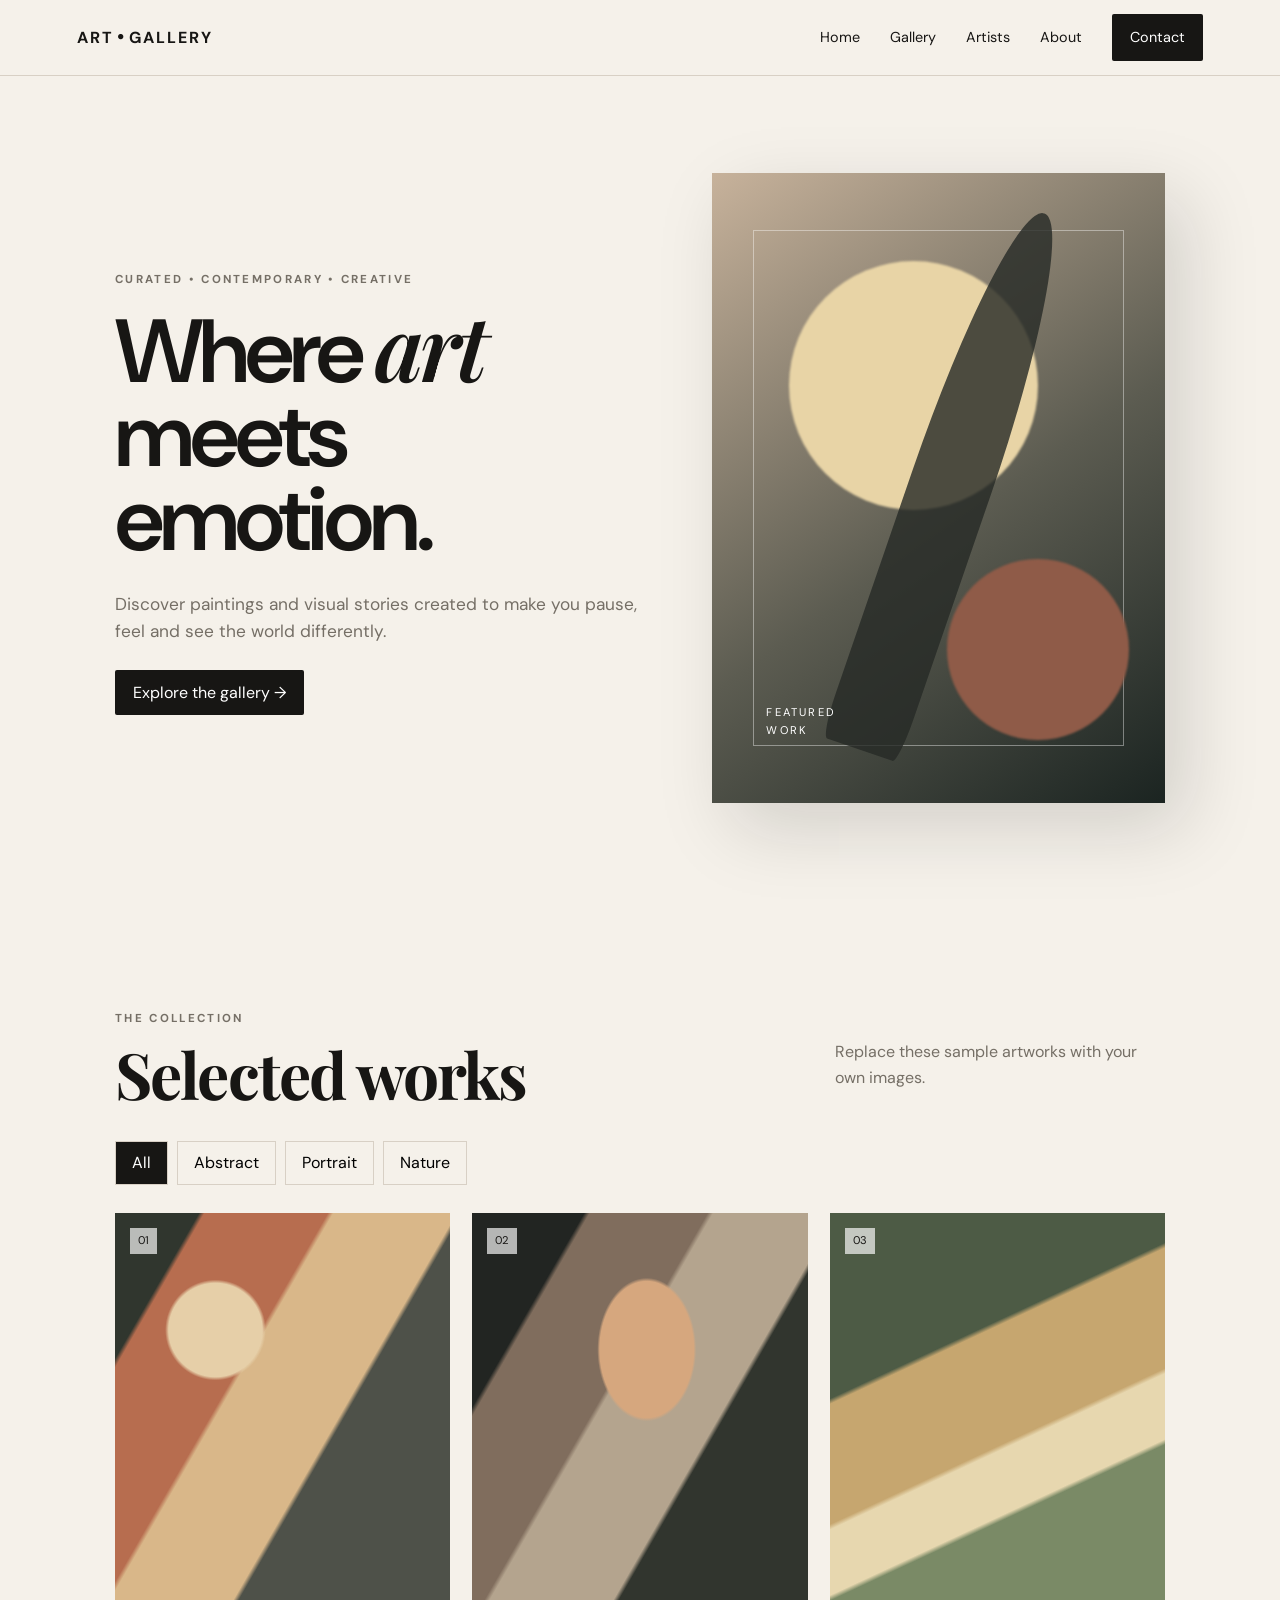
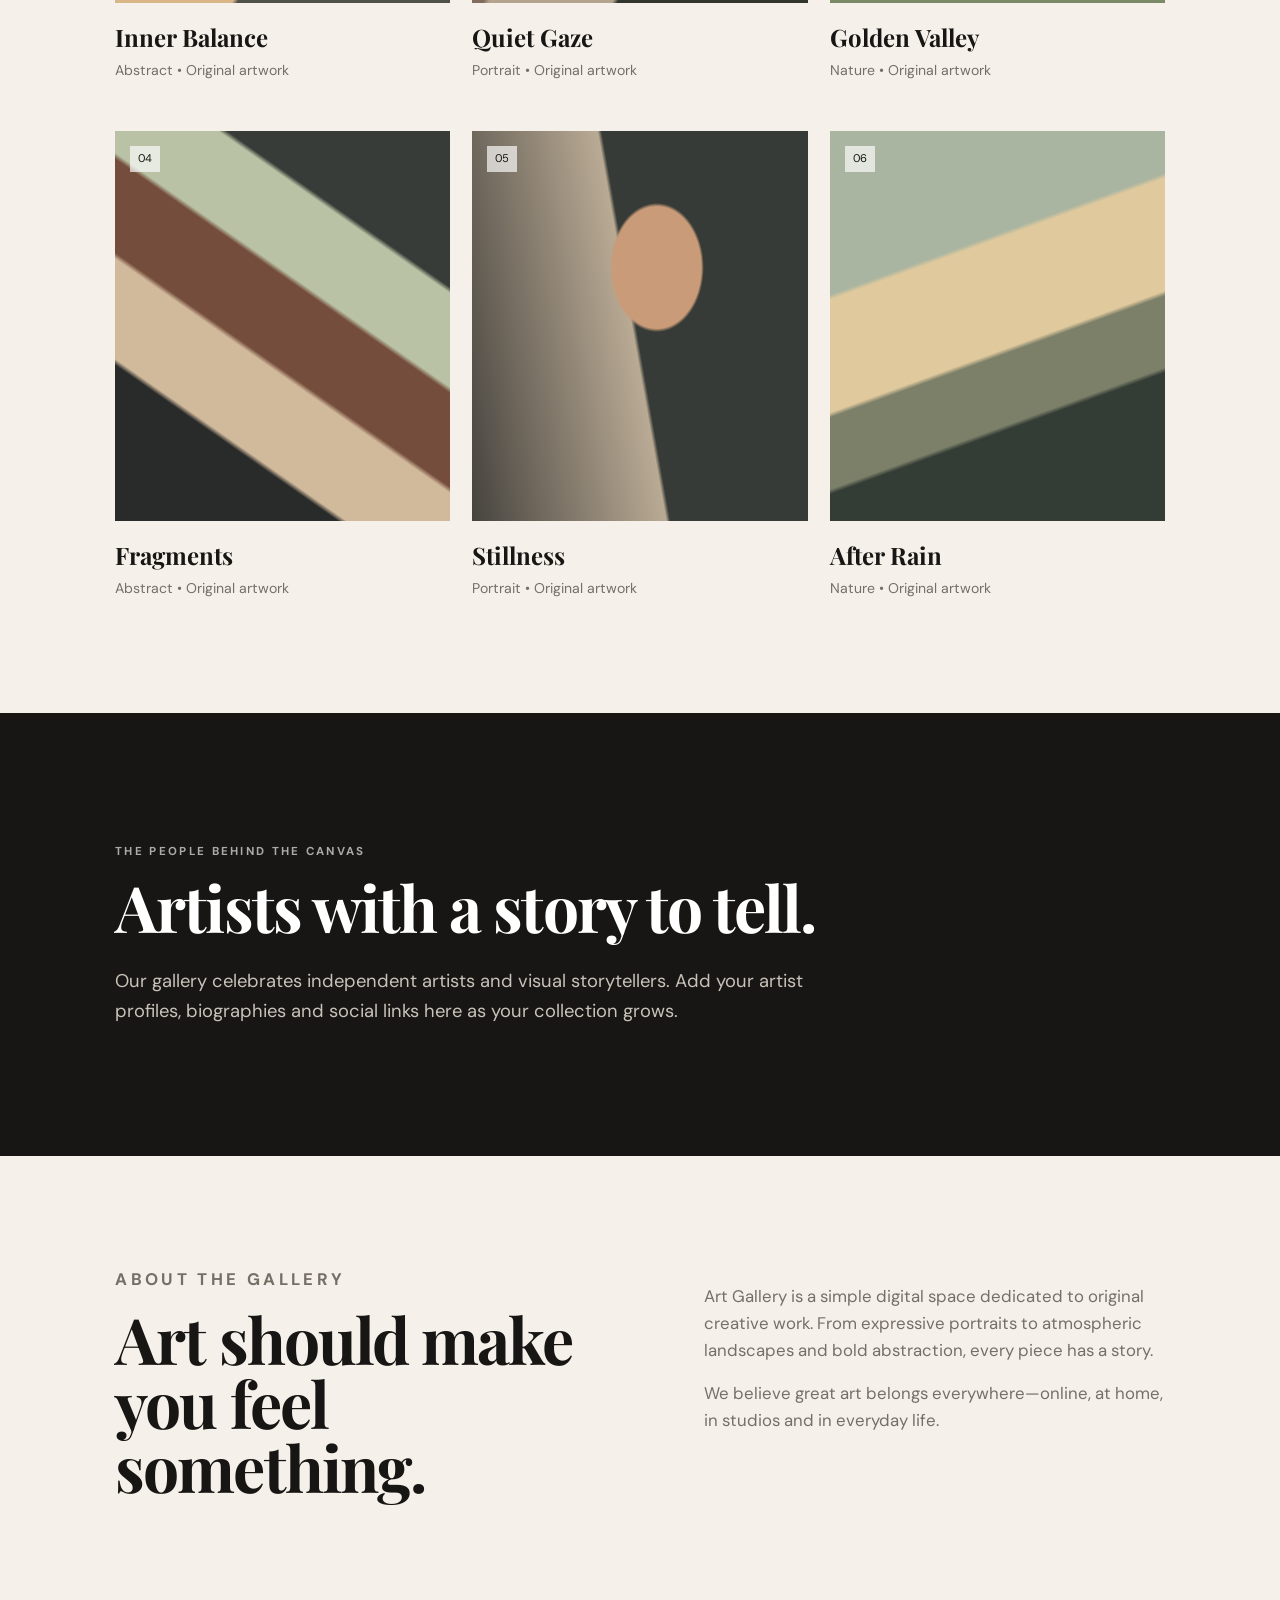
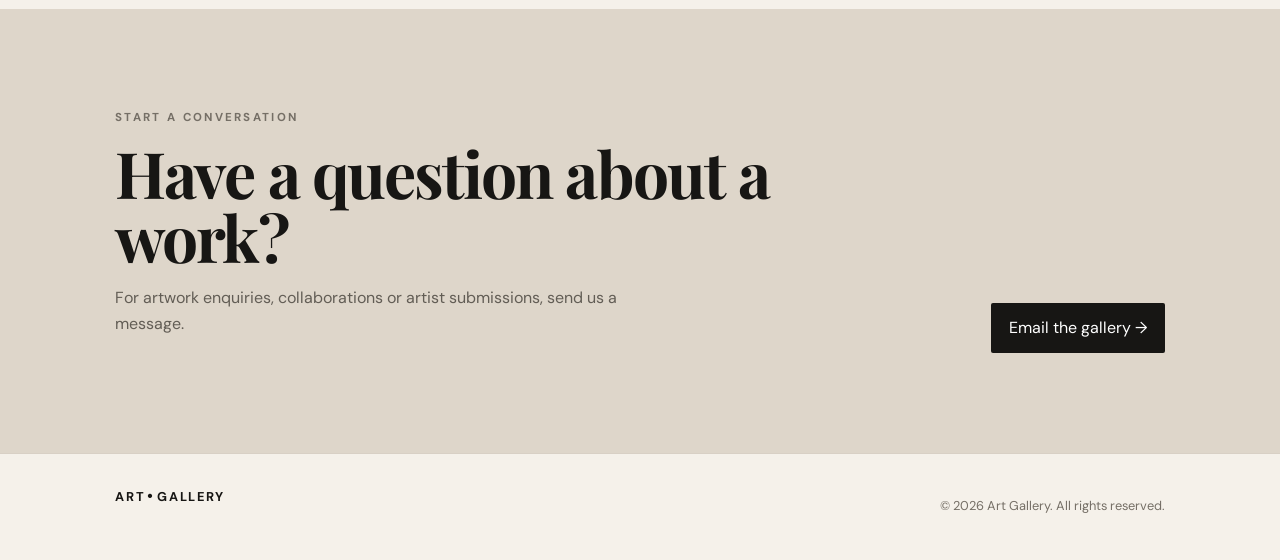
<file: index.html>
<!DOCTYPE html>
<html lang="en">
<head>
  <meta charset="UTF-8">
  <meta name="viewport" content="width=device-width, initial-scale=1.0">
  <title>Art Gallery | Discover Original Art & Creative Works</title>
  <meta name="description" content="Explore a curated art gallery featuring contemporary paintings, abstract art, portraits and creative works by emerging artists.">
  <meta name="keywords" content="art gallery, paintings, contemporary art, abstract art, original artwork, artists, Indian art">
  <meta name="author" content="Art Gallery">
  <meta name="robots" content="index, follow">
  <link rel="canonical" href="https://YOUR-USERNAME.github.io/art-gallery/">
  <meta property="og:title" content="Art Gallery | Discover Original Art & Creative Works">
  <meta property="og:description" content="A curated online gallery for beautiful and original artwork.">
  <meta property="og:type" content="website">
  <meta property="og:url" content="https://YOUR-USERNAME.github.io/art-gallery/">
  <link rel="icon" href="favicon.svg" type="image/svg+xml">
  <link rel="stylesheet" href="style.css">
</head>
<body>
<header class="site-header">
  <a class="logo" href="#home" aria-label="Art Gallery home">ART<span>•</span>GALLERY</a>
  <button class="menu" aria-label="Open menu">☰</button>
  <nav>
    <a href="#home">Home</a>
    <a href="#gallery">Gallery</a>
    <a href="#artists">Artists</a>
    <a href="#about">About</a>
    <a class="nav-cta" href="#contact">Contact</a>
  </nav>
</header>

<main>
<section id="home" class="hero">
  <div class="hero-copy">
    <p class="eyebrow">CURATED • CONTEMPORARY • CREATIVE</p>
    <h1>Where <em>art</em><br>meets emotion.</h1>
    <p class="hero-text">Discover paintings and visual stories created to make you pause, feel and see the world differently.</p>
    <a class="button" href="#gallery">Explore the gallery →</a>
  </div>
  <div class="hero-art" aria-label="Featured abstract artwork">
    <div class="orb orb-one"></div><div class="orb orb-two"></div><div class="brush"></div>
    <span>FEATURED<br>WORK</span>
  </div>
</section>

<section id="gallery" class="section">
  <div class="section-head">
    <div><p class="eyebrow">THE COLLECTION</p><h2>Selected works</h2></div>
    <p>Replace these sample artworks with your own images.</p>
  </div>
  <div class="filters" role="group" aria-label="Filter artworks">
    <button class="active" data-filter="all">All</button>
    <button data-filter="abstract">Abstract</button>
    <button data-filter="portrait">Portrait</button>
    <button data-filter="nature">Nature</button>
  </div>
  <div class="gallery-grid">
    <article class="art-card abstract"><div class="art art-1"><span>01</span></div><h3>Inner Balance</h3><p>Abstract • Original artwork</p></article>
    <article class="art-card portrait"><div class="art art-2"><span>02</span></div><h3>Quiet Gaze</h3><p>Portrait • Original artwork</p></article>
    <article class="art-card nature"><div class="art art-3"><span>03</span></div><h3>Golden Valley</h3><p>Nature • Original artwork</p></article>
    <article class="art-card abstract"><div class="art art-4"><span>04</span></div><h3>Fragments</h3><p>Abstract • Original artwork</p></article>
    <article class="art-card portrait"><div class="art art-5"><span>05</span></div><h3>Stillness</h3><p>Portrait • Original artwork</p></article>
    <article class="art-card nature"><div class="art art-6"><span>06</span></div><h3>After Rain</h3><p>Nature • Original artwork</p></article>
  </div>
</section>

<section id="artists" class="dark-section">
  <p class="eyebrow">THE PEOPLE BEHIND THE CANVAS</p>
  <h2>Artists with a story to tell.</h2>
  <p class="wide-text">Our gallery celebrates independent artists and visual storytellers. Add your artist profiles, biographies and social links here as your collection grows.</p>
</section>

<section id="about" class="about section">
  <div><p class="eyebrow">ABOUT THE GALLERY</p><h2>Art should make you feel something.</h2></div>
  <div><p>Art Gallery is a simple digital space dedicated to original creative work. From expressive portraits to atmospheric landscapes and bold abstraction, every piece has a story.</p><p>We believe great art belongs everywhere—online, at home, in studios and in everyday life.</p></div>
</section>

<section id="contact" class="contact">
  <div><p class="eyebrow">START A CONVERSATION</p><h2>Have a question about a work?</h2><p>For artwork enquiries, collaborations or artist submissions, send us a message.</p></div>
  <a class="button light" href="mailto:YOUR-EMAIL@example.com">Email the gallery →</a>
</section>
</main>

<footer><div class="logo">ART<span>•</span>GALLERY</div><p>© <span id="year"></span> Art Gallery. All rights reserved.</p></footer>
<script src="script.js"></script>
</body>
</html>
</file>
<file: style.css>
@import url('https://fonts.googleapis.com/css2?family=DM+Sans:wght@400;500;700&family=Playfair+Display:ital,wght@0,600;0,700;1,600;1,700&display=swap');
:root{--ink:#171614;--paper:#f5f1ea;--muted:#756f66;--line:#d8d0c5}
*{box-sizing:border-box}html{scroll-behavior:smooth}body{margin:0;background:var(--paper);color:var(--ink);font-family:"DM Sans",sans-serif;line-height:1.6}.site-header{height:76px;display:flex;align-items:center;justify-content:space-between;padding:0 6vw;border-bottom:1px solid var(--line);background:rgba(245,241,234,.94);position:sticky;top:0;z-index:10;backdrop-filter:blur(10px)}.logo{font-weight:700;letter-spacing:.13em;text-decoration:none;color:var(--ink)}.logo span{font-size:1.2em;margin:0 .15em}nav{display:flex;gap:30px;align-items:center}nav a{color:var(--ink);text-decoration:none;font-size:.9rem}nav a:hover{text-decoration:underline}.nav-cta,.button{padding:12px 18px;background:var(--ink);color:white!important;text-decoration:none!important;border-radius:2px}.menu{display:none;background:none;border:0;font-size:1.5rem}
.hero{min-height:calc(100vh - 76px);display:grid;grid-template-columns:1fr .85fr;gap:5vw;align-items:center;padding:7vw 9vw}.eyebrow{font-size:.72rem;letter-spacing:.2em;font-weight:700;color:var(--muted);margin:0 0 14px}.hero h1{font-size:clamp(3.7rem,7vw,7.2rem);line-height:.94;margin:0 0 28px;font-weight:600;letter-spacing:-.045em}.hero h1 em,h2 em{font-family:"Playfair Display",serif}.hero-text{max-width:540px;color:var(--muted);font-size:1.08rem;margin-bottom:34px}.hero-art{height:min(650px,70vh);min-height:430px;position:relative;overflow:hidden;background:linear-gradient(145deg,#c7b29b,#5c5c51 55%,#1b2421);box-shadow:20px 25px 70px #17161426}.hero-art:before{content:"";position:absolute;inset:9%;border:1px solid #ffffff66}.hero-art span{position:absolute;left:12%;bottom:10%;color:white;font-size:.7rem;letter-spacing:.2em}.orb{position:absolute;border-radius:50%;filter:blur(1px)}.orb-one{width:55%;aspect-ratio:1;background:#e8d4a6;left:17%;top:14%}.orb-two{width:40%;aspect-ratio:1;background:#8f5b48;right:8%;bottom:10%}.brush{position:absolute;width:18%;height:90%;left:44%;top:4%;background:#262a26;transform:rotate(19deg);border-radius:50% 50% 8% 8%;opacity:.8}
.section{padding:110px 9vw}.section-head{display:flex;justify-content:space-between;align-items:end;gap:30px;margin-bottom:35px}.section h2,.dark-section h2,.contact h2{font-family:"Playfair Display",serif;font-size:clamp(2.6rem,5vw,5rem);line-height:1;margin:0;letter-spacing:-.03em}.section-head>p{color:var(--muted);max-width:330px}.filters{display:flex;gap:9px;margin-bottom:28px}.filters button{border:1px solid var(--line);background:transparent;padding:8px 16px;cursor:pointer;font:inherit}.filters button.active,.filters button:hover{background:var(--ink);color:white}.gallery-grid{display:grid;grid-template-columns:repeat(3,1fr);gap:46px 22px}.art{height:390px;position:relative;overflow:hidden}.art span{position:absolute;top:15px;left:15px;background:#ffffffaa;padding:4px 8px;font-size:.7rem}.art-1{background:radial-gradient(circle at 30% 30%,#e6cfa8 0 13%,transparent 14%),linear-gradient(120deg,#30362e 15%,#b76d4f 16% 38%,#d9b789 39% 61%,#4e5149 62%)}.art-2{background:radial-gradient(ellipse at 52% 35%,#d6a77e 0 19%,transparent 20%),linear-gradient(120deg,#222522 20%,#806d5d 21% 42%,#b4a48e 43% 65%,#31352e 66%)}.art-3{background:linear-gradient(155deg,#4d5b45 0 34%,#c6a66f 35% 57%,#e7d7af 58% 70%,#7a8a66 71%)}.art-4{background:linear-gradient(35deg,#292b2b 0 25%,#d1b99b 26% 42%,#754d3d 43% 58%,#b9c2a4 59% 74%,#383c38 75%)}.art-5{background:radial-gradient(ellipse at 55% 35%,#c99b78 0 17%,transparent 18%),linear-gradient(80deg,#46433e,#b9aa94 48%,#363b37 49%)}.art-6{background:linear-gradient(160deg,#a9b5a0 0 32%,#e0c99d 33% 55%,#7c8069 56% 70%,#333c35 71%)}.art-card h3{font-family:"Playfair Display",serif;font-size:1.5rem;margin:15px 0 0}.art-card p{margin:3px 0;color:var(--muted);font-size:.88rem}
.dark-section{background:var(--ink);color:white;padding:130px 9vw}.dark-section .eyebrow{color:#aaa}.wide-text{max-width:700px;color:#c8c2b9;font-size:1.15rem;margin:28px 0 0}.about{display:grid;grid-template-columns:1fr 1fr;gap:10vw}.about p{color:var(--muted);font-size:1.05rem}.contact{padding:100px 9vw;display:flex;justify-content:space-between;align-items:end;gap:40px;background:#ded6ca}.contact p:not(.eyebrow){max-width:570px;color:#625d55}.button.light{background:var(--ink);white-space:nowrap}footer{padding:30px 9vw;border-top:1px solid var(--line);display:flex;justify-content:space-between;color:var(--muted);font-size:.8rem}
@media(max-width:800px){.site-header{padding:0 5vw}.menu{display:block}nav{display:none;position:absolute;top:76px;left:0;right:0;background:var(--paper);padding:20px 5vw;flex-direction:column;align-items:flex-start;border-bottom:1px solid var(--line)}nav.open{display:flex}.hero{grid-template-columns:1fr;padding:70px 6vw}.hero-art{height:500px}.section,.dark-section,.contact{padding:80px 6vw}.section-head,.about,.contact{display:block}.section-head>p{margin-top:20px}.gallery-grid{grid-template-columns:1fr 1fr}.art{height:300px}.contact .button{display:inline-block;margin-top:25px}footer{padding:25px 6vw;display:block}footer p{margin-bottom:0}}@media(max-width:500px){.gallery-grid{grid-template-columns:1fr}.art{height:420px}}
</file>
